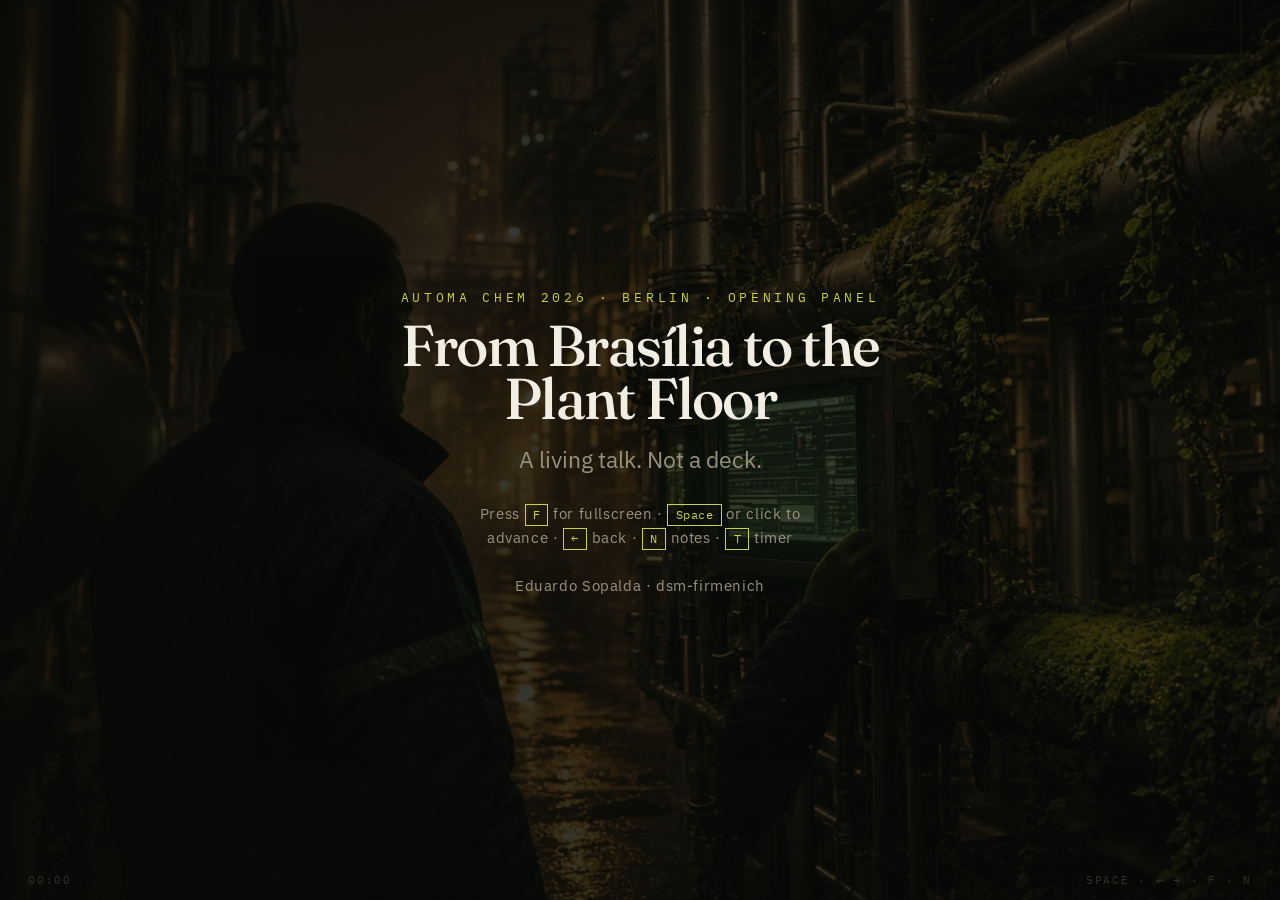
<file: archive/html-deck/index.html>
<!DOCTYPE html>
<html lang="en">
<head>
  <meta charset="UTF-8" />
  <meta name="viewport" content="width=device-width, initial-scale=1" />
  <title>From Brasília to the Plant Floor — Eduardo Sopalda</title>
  <link rel="preconnect" href="https://fonts.googleapis.com" />
  <link rel="preconnect" href="https://fonts.gstatic.com" crossorigin />
  <link href="https://fonts.googleapis.com/css2?family=Fraunces:ital,opsz,wght@0,9..144,400;0,9..144,600;1,9..144,400;1,9..144,600&family=IBM+Plex+Sans:wght@400;500;600&family=IBM+Plex+Mono:wght@400;500&display=swap" rel="stylesheet" />
  <style>
    :root {
      --void: #090b08;
      --soil: #12150f;
      --surface: #1b1f18;
      --paper: #e7dfcf;
      --bone: #f3eee3;
      --ink: #0e110c;
      --muted: #9a917e;
      --brass: #8d7a52;
      --sap: #c6d24a;
      --moss: #6f8a32;
      --earth: #c45c32;
      --sky: #c9d6cf;
      --font-display: "Fraunces", "Times New Roman", serif;
      --font-ui: "IBM Plex Sans", system-ui, sans-serif;
      --font-mono: "IBM Plex Mono", ui-monospace, monospace;
    }
    * { box-sizing: border-box; }
    html, body {
      margin: 0; height: 100%; background: var(--void); color: var(--bone);
      font-family: var(--font-ui); overflow: hidden;
    }
    button { font-family: inherit; }
    .grain {
      pointer-events: none; position: fixed; inset: 0; z-index: 40; opacity: .18; mix-blend-mode: overlay;
      background-image: url("data:image/svg+xml,%3Csvg viewBox='0 0 200 200' xmlns='http://www.w3.org/2000/svg'%3E%3Cfilter id='n'%3E%3CfeTurbulence type='fractalNoise' baseFrequency='.85' numOctaves='4' stitchTiles='stitch'/%3E%3C/filter%3E%3Crect width='100%25' height='100%25' filter='url(%23n)'/%3E%3C/svg%3E");
    }
    #stage { position: relative; width: 100vw; height: 100vh; background: var(--void); }
    .scene {
      position: absolute; inset: 0; opacity: 0; visibility: hidden;
      transition: opacity .7s ease, visibility .7s;
      display: grid; place-items: stretch;
    }
    .scene.on { opacity: 1; visibility: visible; }
    .bg {
      position: absolute; inset: 0; background-size: cover; background-position: center;
      transform: scale(1.06); filter: saturate(.92) contrast(1.05);
      transition: transform 8s ease-out;
    }
    .scene.on .bg { transform: scale(1); }
    .scrim {
      position: absolute; inset: 0;
      background:
        linear-gradient(90deg, rgba(9,11,8,.82) 0%, rgba(9,11,8,.55) 42%, rgba(9,11,8,.18) 100%),
        linear-gradient(180deg, rgba(9,11,8,.2) 0%, rgba(9,11,8,.55) 100%);
    }
    .scrim.center {
      background:
        linear-gradient(180deg, rgba(9,11,8,.25) 0%, rgba(9,11,8,.72) 70%, rgba(9,11,8,.88) 100%);
    }
    .scrim.dark { background: rgba(9,11,8,.72); }
    .scrim.paper {
      background:
        radial-gradient(ellipse at 50% 30%, rgba(231,223,207,.08), transparent 50%),
        var(--void);
    }
    .safe {
      position: relative; z-index: 2;
      width: min(1280px, calc(100% - 8vw));
      margin: 0 auto;
      height: 100%;
      display: flex; flex-direction: column; justify-content: flex-end;
      padding: 8vh 0 11vh;
    }
    .safe.middle { justify-content: center; }
    .eyebrow {
      font-family: var(--font-mono);
      letter-spacing: .28em; text-transform: uppercase;
      font-size: clamp(.68rem, 1.1vw, .82rem); color: var(--sap); margin: 0 0 .8rem;
    }
    h1, h2 {
      font-family: var(--font-display); font-weight: 500; letter-spacing: -.03em;
      margin: 0; line-height: .92;
    }
    h1 { font-size: clamp(3.2rem, 8.4vw, 7.4rem); max-width: 16ch; }
    h2 { font-size: clamp(2.4rem, 5.6vw, 5.2rem); max-width: 18ch; }
    .sub {
      margin: 1.2rem 0 0; font-size: clamp(1.05rem, 1.8vw, 1.45rem);
      color: var(--paper); max-width: 38ch; line-height: 1.35; font-weight: 400;
    }
    .italic { font-family: var(--font-display); font-style: italic; font-weight: 400; }
    .quote {
      font-family: var(--font-display); font-style: italic;
      font-size: clamp(1.4rem, 2.6vw, 2.15rem); line-height: 1.25;
      max-width: 22ch; color: var(--bone); margin-top: 1.4rem;
    }
    .meta { margin-top: 1.6rem; color: var(--muted); font-size: .95rem; letter-spacing: .04em; }
    .meta strong { color: var(--paper); font-weight: 500; }

    .split { display: grid; grid-template-columns: 1.15fr .85fr; gap: 4vw; align-items: end; height: 100%; }
    .pills { display: flex; flex-wrap: wrap; gap: .55rem; margin-top: 1.6rem; max-width: 46rem; }
    .pill {
      border: 1px solid rgba(198,210,74,.35); color: var(--paper);
      padding: .55rem .85rem; font-size: clamp(.8rem, 1.2vw, 1rem);
      background: rgba(18,21,15,.45); backdrop-filter: blur(6px);
    }
    .pill.ghost { border-color: rgba(243,238,227,.18); color: var(--muted); }

    .two-col {
      display: grid; grid-template-columns: 1fr 1fr; gap: 3vw; width: 100%;
    }
    .col h3 {
      font-family: var(--font-mono); letter-spacing: .22em; text-transform: uppercase;
      font-size: .72rem; color: var(--sap); margin: 0 0 1rem;
    }
    .stack { display: flex; flex-direction: column; gap: .55rem; }
    .row-item {
      font-size: clamp(1.15rem, 2vw, 1.7rem); color: var(--bone);
      border-bottom: 1px solid rgba(243,238,227,.12); padding: .35rem 0;
      font-family: var(--font-display);
    }

    .carbon-num {
      font-family: var(--font-display); font-weight: 600;
      font-size: clamp(5rem, 16vw, 13rem); line-height: .8; letter-spacing: -.06em;
      color: var(--sap);
    }
    .carbon-num span { display: block; font-size: .18em; letter-spacing: .2em; color: var(--muted); font-family: var(--font-mono); font-weight: 400; margin-bottom: .4em; }

    .batch {
      display: flex; gap: 1.2vw; flex-wrap: wrap; margin-top: 1.4rem;
    }
    .batch b {
      font-family: var(--font-display); font-size: clamp(1.6rem, 3.4vw, 2.8rem); font-weight: 500;
      color: var(--bone);
    }
    .batch b.wrong { color: var(--muted); text-decoration: line-through; text-decoration-color: var(--earth); }

    .docs-stat {
      display: flex; gap: 4vw; align-items: baseline; flex-wrap: wrap;
    }
    .stat big {
      font-family: var(--font-display); font-size: clamp(3.4rem, 8vw, 6.5rem); line-height: .85; display: block;
    }
    .stat em { font-style: normal; color: var(--muted); font-size: clamp(.85rem, 1.3vw, 1.05rem); letter-spacing: .08em; text-transform: uppercase; font-family: var(--font-mono); }

    .principle {
      font-size: clamp(2.1rem, 5vw, 4.4rem); max-width: 16ch; line-height: .95;
    }
    .principle em { font-style: italic; color: var(--sap); }

    .road-words {
      display: flex; flex-direction: column; gap: .15rem; margin-top: 1.2rem;
    }
    .road-words span {
      font-family: var(--font-mono); letter-spacing: .28em; text-transform: uppercase;
      font-size: clamp(.7rem, 1.3vw, .95rem); color: var(--sap);
      opacity: .35;
    }
    .scene.on .road-words span { animation: rise .8s ease forwards; }
    .road-words span:nth-child(1) { animation-delay: .1s; }
    .road-words span:nth-child(2) { animation-delay: .2s; }
    .road-words span:nth-child(3) { animation-delay: .3s; }
    .road-words span:nth-child(4) { animation-delay: .4s; }
    .road-words span:nth-child(5) { animation-delay: .5s; }
    @keyframes rise { to { opacity: 1; } }

    #hud {
      position: fixed; left: 0; right: 0; bottom: 0; z-index: 50;
      display: grid; grid-template-columns: 1fr auto 1fr; align-items: end;
      padding: 0 2.2vw 1.4vh; pointer-events: none; color: var(--muted);
      font-family: var(--font-mono); font-size: .68rem; letter-spacing: .16em; text-transform: uppercase;
    }
    #hud b { color: var(--paper); font-weight: 500; }
    #progress {
      position: absolute; left: 0; bottom: 0; height: 3px; width: 0%;
      background: linear-gradient(90deg, var(--moss), var(--sap));
      box-shadow: 0 0 16px rgba(198,210,74,.45);
      transition: width .45s ease;
    }
    .vine {
      position: absolute; left: 0; right: 0; bottom: 3px; height: 18px; overflow: hidden; opacity: .55;
    }
    .help { text-align: right; }
    #notes {
      position: fixed; right: 1.4vw; top: 1.4vw; width: min(340px, 30vw);
      background: rgba(18,21,15,.88); border: 1px solid rgba(198,210,74,.25);
      color: var(--paper); padding: 1rem 1.1rem; z-index: 60;
      font-size: .82rem; line-height: 1.4; display: none;
      backdrop-filter: blur(10px);
    }
    #notes.on { display: block; }
    #notes h4 { margin: 0 0 .4rem; font-family: var(--font-mono); font-size: .68rem; letter-spacing: .18em; text-transform: uppercase; color: var(--sap); }
    #timer { font-variant-numeric: tabular-nums; }
    #boot {
      position: fixed; inset: 0; z-index: 80;
      background: rgba(9,11,8,.72);
      display: grid; place-items: center; text-align: center; padding: 6vw;
    }
    #boot.hide { opacity: 0; visibility: hidden; transition: opacity .6s ease, visibility .6s; }
    #boot .mark {
      width: min(280px, 50vw); height: auto; margin: 0 auto 2rem; opacity: .95;
    }
    #boot kbd {
      border: 1px solid var(--sap); color: var(--sap); padding: .15rem .45rem;
      font-family: var(--font-mono); font-size: .8em;
    }
    canvas#dust { position: fixed; inset: 0; z-index: 30; pointer-events: none; }

    /* Living Brasília: sketch → official plan → city */
    #world {
      position: fixed; inset: 0; z-index: 0; pointer-events: none;
      background: #d8cbb3;
    }
    #world .ly {
      position: absolute; inset: 0;
      background-repeat: no-repeat;
      opacity: 0;
      transform: scale(1.04);
      transition: opacity 1.6s ease, transform 8s ease, filter 1.8s ease;
    }
    #world .paper {
      background:
        radial-gradient(ellipse at 50% 40%, #efe4cf 0%, #d7c7a8 55%, #c4b394 100%);
      opacity: 1;
    }
    #world .sketch {
      background-image: url("assets/plan-sketch.jpg");
      background-size: contain;
      background-position: 62% 46%;
      mix-blend-mode: multiply;
      filter: contrast(1.15) saturate(.6);
    }
    #world .blueprint {
      background-image: url("assets/plan-historic.jpg");
      background-size: contain;
      background-position: 58% 48%;
      mix-blend-mode: multiply;
      filter: contrast(1.05) sepia(.15);
    }
    #world .aerial {
      background-image: url("assets/aerial.jpg");
      background-size: cover;
      background-position: center 45%;
      mix-blend-mode: normal;
    }
    #world .street {
      background-image: url("assets/street.jpg");
      background-size: cover;
      background-position: center 70%;
    }
    #world .plant {
      background-image: url("assets/plant.jpg");
      background-size: cover;
      background-position: center;
    }
    #world .carbon {
      background-image: url("assets/carbon.jpg");
      background-size: cover;
    }
    #world .docs {
      background-image: url("assets/docs.jpg");
      background-size: cover;
    }
    #world .city {
      background-image: url("assets/city.jpg");
      background-size: cover;
      background-position: center 40%;
    }
    #world .organism {
      background-image: url("assets/drawing.jpg");
      background-size: contain;
      background-position: 70% 20%;
      mix-blend-mode: multiply;
    }
    #world svg.ink {
      width: 100%; height: 100%; opacity: 0;
      transform: none;
    }
    #world svg.ink path {
      fill: none;
      stroke: #1a1712;
      stroke-width: 1.15;
      stroke-linecap: round;
      stroke-linejoin: round;
      stroke-dasharray: 1;
      stroke-dashoffset: 1;
      transition: stroke-dashoffset 2.8s ease, stroke 1s ease, opacity 1s ease;
    }
    #world svg.ink path.axis { stroke-width: 1.8; }
    #world svg.ink path.sap {
      stroke: #6f8a32;
      stroke-width: 1.4;
      opacity: 0;
    }
    #world .veil {
      background:
        linear-gradient(90deg, rgba(9,11,8,.78) 0%, rgba(9,11,8,.42) 46%, rgba(9,11,8,.18) 100%),
        linear-gradient(180deg, rgba(9,11,8,.12) 0%, rgba(9,11,8,.55) 100%);
      opacity: .55;
      mix-blend-mode: multiply;
    }

    /* age states — the drawing grows up */
    #world.age-paper .paper { opacity: 1; }

    #world.age-ink .paper { opacity: 1; }
    #world.age-ink .sketch { opacity: .95; transform: scale(1); }
    #world.age-ink svg.ink { opacity: .55; }
    #world.age-ink svg.ink path { stroke-dashoffset: 0; }

    #world.age-plan .paper { opacity: 1; }
    #world.age-plan .sketch { opacity: .25; transform: scale(1); }
    #world.age-plan .blueprint { opacity: .95; transform: scale(1); }
    #world.age-plan svg.ink { opacity: .35; }
    #world.age-plan svg.ink path { stroke-dashoffset: 0; }

    #world.age-city .paper { opacity: 0; }
    #world.age-city .sketch { opacity: 0; }
    #world.age-city .blueprint { opacity: .22; mix-blend-mode: overlay; transform: scale(1.08); }
    #world.age-city .aerial { opacity: 1; transform: scale(1); }
    #world.age-city svg.ink { opacity: .18; }
    #world.age-city svg.ink path { stroke: #c6d24a; stroke-dashoffset: 0; }
    #world.age-city .veil { opacity: .7; mix-blend-mode: normal; background:
      linear-gradient(90deg, rgba(9,11,8,.72) 0%, rgba(9,11,8,.4) 50%, rgba(9,11,8,.2) 100%); }

    #world.age-ground .paper { opacity: 0; }
    #world.age-ground .aerial { opacity: .15; }
    #world.age-ground .street { opacity: 1; transform: scale(1); }
    #world.age-ground .veil { opacity: .75; mix-blend-mode: normal; background:
      linear-gradient(180deg, rgba(9,11,8,.2), rgba(9,11,8,.72) 80%); }

    #world.age-plant .plant { opacity: 1; transform: scale(1); }
    #world.age-plant .blueprint { opacity: .12; mix-blend-mode: overlay; }
    #world.age-plant svg.ink { opacity: .12; }
    #world.age-plant svg.ink path.sap { opacity: .8; stroke-dashoffset: 0; }
    #world.age-plant .veil { opacity: .7; mix-blend-mode: normal; background:
      linear-gradient(90deg, rgba(9,11,8,.78) 0%, rgba(9,11,8,.35) 60%, rgba(9,11,8,.2) 100%); }

    #world.age-carbon .carbon { opacity: 1; transform: scale(1); }
    #world.age-carbon .blueprint { opacity: .1; mix-blend-mode: screen; }
    #world.age-carbon .veil { opacity: .55; mix-blend-mode: normal; }

    #world.age-docs .docs { opacity: 1; transform: scale(1); }
    #world.age-docs .veil { opacity: .6; mix-blend-mode: normal; }

    #world.age-road .city { opacity: 1; transform: scale(1); }
    #world.age-road svg.ink { opacity: .15; }
    #world.age-road svg.ink path { stroke: #c6d24a; stroke-dashoffset: 0; }
    #world.age-road .veil { opacity: .65; mix-blend-mode: normal; }

    #world.age-void .paper { opacity: 0; }
    #world.age-void .blueprint { opacity: .08; mix-blend-mode: soft-light; }
    #world.age-void svg.ink { opacity: .22; }
    #world.age-void svg.ink path { stroke: #c6d24a; stroke-dashoffset: 0; }
    #world.age-void .veil { opacity: .82; mix-blend-mode: normal; background: rgba(9,11,8,.82); }

    #world.age-return .paper { opacity: 0; }
    #world.age-return .aerial { opacity: 1; transform: scale(1); }
    #world.age-return .blueprint { opacity: .35; mix-blend-mode: overlay; }
    #world.age-return svg.ink { opacity: .4; }
    #world.age-return svg.ink path { stroke: #e7dfcf; stroke-dashoffset: 0; }
    #world.age-return .veil { opacity: .68; mix-blend-mode: normal; }

    #world.age-close .paper { opacity: 1; }
    #world.age-close .organism { opacity: .9; transform: scale(1); }
    #world.age-close .sketch { opacity: .2; }
    #world.age-close svg.ink { opacity: .25; }
    #world.age-close svg.ink path { stroke-dashoffset: 0; }
    #world.age-close .veil { opacity: .55; mix-blend-mode: multiply; }

    #stage { z-index: 2; background: transparent; }
    .scene .bg { display: none; } /* world layer owns the image now */
    .scrim.paper { background: transparent; }
    .scrim { background: transparent; }
    .scrim.center { background: transparent; }

    .figure {
      position: absolute; right: 6vw; top: 10vh; height: 72vh; width: auto; max-width: 42vw;
      object-fit: contain; filter: drop-shadow(0 20px 40px rgba(0,0,0,.45));
      opacity: 0; transform: translateY(18px);
    }
    .scene.on .figure { opacity: 1; transform: none; transition: opacity 1.1s ease, transform 1.1s ease; }

    .wordbox {
      margin-top: 1.6rem; display: flex; gap: .6rem; pointer-events: auto;
    }
    .wordbox input {
      background: transparent; border: none; border-bottom: 1px solid var(--sap);
      color: var(--bone); font-family: var(--font-display); font-size: 1.6rem;
      padding: .3rem 0; min-width: 16ch; outline: none;
    }
    .wordbox button {
      background: var(--sap); color: var(--ink); border: 0; padding: .6rem 1rem;
      letter-spacing: .14em; text-transform: uppercase; font-size: .72rem; cursor: pointer;
    }
    #cloud { margin-top: 1rem; display: flex; flex-wrap: wrap; gap: .5rem .8rem; min-height: 2rem; }
    #cloud span {
      font-family: var(--font-display); font-style: italic; color: var(--sap);
      font-size: clamp(1.1rem, 2vw, 1.8rem);
    }

    @media (max-width: 900px) {
      .split, .two-col { grid-template-columns: 1fr; }
      .figure { position: relative; right: auto; top: auto; height: 36vh; max-width: 80vw; margin-bottom: 1rem; }
      .safe { padding: 6vh 0 12vh; }
      h1 { font-size: clamp(2.4rem, 12vw, 4rem); }
    }
    @media (prefers-reduced-motion: reduce) {
      *, *::before { animation: none !important; transition: none !important; }
      .bg { transform: none !important; }
    }
  </style>
</head>
<body>
  <div class="grain"></div>
  <canvas id="dust"></canvas>

  <div id="world" class="age-paper">
    <div class="ly paper"></div>
    <div class="ly sketch"></div>
    <div class="ly blueprint"></div>
    <div class="ly organism"></div>
    <div class="ly aerial"></div>
    <div class="ly street"></div>
    <div class="ly plant"></div>
    <div class="ly carbon"></div>
    <div class="ly docs"></div>
    <div class="ly city"></div>
    <svg class="ly ink" viewBox="0 0 1200 800" preserveAspectRatio="xMidYMid meet" aria-hidden="true">
      <!-- Lúcio Costa Pilot Plan — drawn, not decorated -->
      <path class="axis" pathLength="1" d="M600 96 L600 690" />
      <path pathLength="1" d="M600 118 L572 162 L628 162 Z" />
      <path pathLength="1" d="M585 200 H615 V455 H585 Z" />
      <path pathLength="1" d="M560 250 H640 V310 H560 Z" />
      <path pathLength="1" d="M600 455 L575 520 L625 520 Z" />
      <path pathLength="1" d="M600 520 V640" />
      <!-- wings / residential axes -->
      <path pathLength="1" d="M600 310
        C 470 300, 330 270, 210 250
        C 170 242, 145 268, 168 300
        C 250 430, 390 500, 560 520" />
      <path pathLength="1" d="M600 310
        C 730 300, 870 270, 990 250
        C 1030 242, 1055 268, 1032 300
        C 950 430, 810 500, 640 520" />
      <!-- superblock ticks on wings -->
      <path pathLength="1" d="M250 270 L268 318 M320 278 L336 328 M390 292 L404 344 M460 305 L472 352" />
      <path pathLength="1" d="M950 270 L932 318 M880 278 L864 328 M810 292 L796 344 M740 305 L728 352" />
      <!-- lake Paranoá -->
      <path pathLength="1" d="M160 430
        C 80 520, 90 640, 250 700
        C 420 760, 780 755, 980 690
        C 1120 640, 1140 520, 1040 430" />
      <!-- sketch cross, first mark Costa made -->
      <path pathLength="1" d="M560 70 H640 M600 40 V110" />
      <!-- sap / data vine that grows later -->
      <path class="sap" pathLength="1" d="M600 690 C 620 600, 580 520, 600 455 C 640 380, 520 300, 600 200" />
    </svg>
    <div class="ly veil"></div>
  </div>

  <div id="boot">
    <div>
      <p class="eyebrow">AUTOMA Chem 2026 · Berlin · Opening panel</p>
      <h2 style="font-size:clamp(2rem,6vw,3.6rem);max-width:14ch;margin:0 auto;">From Brasília to the Plant Floor</h2>
      <p class="sub" style="margin-inline:auto;color:var(--muted)">A living talk. Not a deck.</p>
      <p class="meta" style="max-width:42ch;margin-inline:auto;line-height:1.6">
        Press <kbd>F</kbd> for fullscreen · <kbd>Space</kbd> or click to advance · <kbd>←</kbd> back · <kbd>N</kbd> notes · <kbd>T</kbd> timer
      </p>
      <p class="meta">Eduardo Sopalda · dsm-firmenich</p>
    </div>
  </div>

  <div id="stage"></div>

  <aside id="notes"><h4>Speaker</h4><p id="noteText"></p></aside>

  <div id="hud">
    <div id="progress"></div>
    <div><span id="timer">00:00</span></div>
    <div style="text-align:center"><b id="label"></b></div>
    <div class="help">Space · ← → · F · N</div>
  </div>

  <script>
    const SCENES = [
      {
        id: "title",
        act: "0",
        age: "plant",
        label: "Hold",
        cue: "0:00  Hold. Do not read the title. Walk on. First spoken line is Act 01: I am an architect. Not as a metaphor.",
        html: `
          <div class="safe">
            <p class="eyebrow">AUTOMA Chem 2026 · Berlin · 26 October · Opening panel</p>
            <h1>From Brasília<br>to the Plant Floor</h1>
            <p class="sub italic">People, Data and AI in Sustainable Digital Transformation</p>
            <p class="quote">Everyone wants the shiny city on the hill. The road to get there is paved with data.</p>
            <p class="meta"><strong>Eduardo Sopalda</strong> · Global Data Governance Lead · dsm-firmenich</p>
          </div>`
      },
      {
        id: "architect",
        act: "1",
        age: "plant",
        label: "Act 01  The architect",
        cue: "0:05–1:10  ACT 01. Speak the approved text. Visual: plant floor, not a monument. Land on: I am not here to sell you a framework. I work inside a chemical company, like many of you.",
        html: `
          <div class="safe middle">
            <p class="eyebrow">Act 01 · The architect</p>
            <h1>I am an architect.<br><em class="italic" style="color:var(--sap)">Not as a metaphor.</em></h1>
            <p class="sub">I studied architecture. I drew buildings. Then I spent the last twenty years designing something else: data and AI governance for large organisations.</p>
            <p class="quote">We design from above, not for the person who has to live with it.</p>
          </div>`
      },
      {
        id: "drawing-person",
        act: "1",
        age: "plant",
        label: "Act 01  Ground level",
        cue: "Hold half a beat. Then: I am not here to sell you a framework this morning. What I want to explore is the distance between the beautiful plan and what actually happens at ground level.",
        html: `
          <div class="safe">
            <p class="eyebrow">Act 01</p>
            <h2>I am not here to sell you a framework this morning.</h2>
            <p class="sub">I work inside a chemical company, like many of you, and I have got plenty of these things wrong myself.</p>
            <p class="quote">The distance between the beautiful plan and what actually happens at ground level.</p>
          </div>`
      },
      {
        id: "helicopter",
        act: "2",
        age: "ink",
        label: "Act 02  Brasília",
        cue: "1:10–2:20  ACT 02 is the artefact only. Lúcio Costa. Niemeyer. Jan Gehl: the Brasília Syndrome. Click once when you go from the drawing to the air.",
        html: `
          <div class="safe">
            <p class="eyebrow">Act 02 · Brasília</p>
            <h2>Let me take you to Brasília.</h2>
            <p class="sub">Plans drawn by people looking down from above, then dropped onto the ground. Jan Gehl called it the Brasília Syndrome.</p>
          </div>`
      },
      {
        id: "aerial",
        act: "2",
        age: "city",
        label: "Act 02  From the air",
        cue: "A city can make perfect sense from a helicopter and feel completely different when you walk through it. A plan can be beautiful and still fail to account for the experience of the person standing inside it.",
        html: `
          <div class="safe">
            <p class="eyebrow">Act 02 · From the air</p>
            <h2>Beautiful from above.</h2>
            <p class="sub">A city can make perfect sense from a helicopter and feel completely different when you walk through it.</p>
          </div>`
      },
      {
        id: "street",
        act: "2",
        age: "ground",
        label: "Act 02  Street level",
        cue: "The detail to sit with: many of the people who built Brasília could not afford to live in it. The city was finished. It just was not designed around the people who had to live and work in it. Then leave Brasília.",
        html: `
          <div class="safe">
            <p class="eyebrow">Act 02 · Street level</p>
            <h2>The city was finished.</h2>
            <p class="quote">It just was not designed around the people who had to live and work in it.</p>
          </div>`
      },
      {
        id: "ground",
        act: "3",
        age: "plant",
        label: "Act 03  The plant",
        cue: "2:20–3:20  ACT 03. Policies, controls, committees, a beautiful RACI. Seen from the auditor, the regulator, the steering committee: complete. Then the framework reaches the plant. Slow down.",
        html: `
          <div class="safe">
            <p class="eyebrow">Act 03 · When the drawing meets the ground</p>
            <h2>Seen from above,<br>everything looks complete.</h2>
            <p class="sub">Then the framework reaches the plant.</p>
          </div>`
      },
      {
        id: "plaza",
        act: "3",
        age: "void",
        label: "Act 03  The plaza",
        cue: "I have been the person with the beautiful drawing. They were not being difficult. I had built them a plaza nobody wanted to stand in. I became interested in whether people actually used it.",
        html: `
          <div class="safe middle">
            <p class="eyebrow">Act 03</p>
            <h2>I had built them a plaza<br>nobody wanted to stand in.</h2>
            <p class="sub">So I stopped being interested only in whether a framework was complete. I became much more interested in whether people actually used it.</p>
          </div>`
      },
      {
        id: "sustain",
        act: "4",
        age: "void",
        label: "Act 04  Sustainability",
        cue: "3:20–4:20  ACT 04. Approved text only. People, Planet and Progress. Ambition has to become evidence. Reporting is not only producing a number. Who will stand behind it?",
        html: `
          <div class="safe middle">
            <p class="eyebrow">Act 04 · Sustainability has the same problem</p>
            <h2>People. Planet. Progress.</h2>
            <p class="sub">The ambition may be global, but the data that makes that ambition measurable is created across businesses, processes, systems, suppliers and people.</p>
            <div class="two-col" style="margin-top:1.6rem">
              <div class="col">
                <h3>Designed from above</h3>
                <div class="stack">
                  <div class="row-item">Ambitions</div>
                  <div class="row-item">Targets</div>
                  <div class="row-item">Roadmaps</div>
                </div>
              </div>
              <div class="col">
                <h3>Has to become evidence</h3>
                <div class="stack">
                  <div class="row-item">Where did it come from?</div>
                  <div class="row-item">Who owns it?</div>
                  <div class="row-item">What definition sits behind it?</div>
                </div>
              </div>
            </div>
          </div>`
      },
      {
        id: "carbon",
        act: "5",
        age: "carbon",
        label: "Act 05  The carbon number",
        cue: "4:20–5:30  ACT 05. A carbon number looks like chemistry. It is not. It is a data product. The challenge is being able to explain the number. Last line, slow: You cannot report what you cannot trace.",
        html: `
          <div class="safe">
            <p class="eyebrow">Act 05 · The carbon number</p>
            <div class="carbon-num"><span>Looks like chemistry. It is not.</span>CO₂e</div>
            <p class="sub">Supplier declarations. Energy meters. Batch records. Transport data. Allocation rules. A collection of assumptions.</p>
            <p class="quote">You cannot report what you cannot trace.</p>
          </div>`
      },
      {
        id: "ai",
        act: "6",
        age: "void",
        label: "Act 06  Why not just AI",
        cue: "5:30–6:15  ACT 06 first half. Optimistic. We ask AI to solve problems that existed long before AI. Five people, the word batch, eight different things. An agent scales the ambiguity.",
        html: `
          <div class="safe middle">
            <p class="eyebrow">Act 06 · Then someone says</p>
            <h2>Why don’t we just use AI?</h2>
            <div class="batch">
              <b>batch</b>
              <b class="wrong">?</b>
              <b class="wrong">?</b>
              <b class="wrong">?</b>
              <b class="wrong">?</b>
              <b class="wrong">?</b>
              <b class="wrong">?</b>
              <b class="wrong">?</b>
            </div>
            <p class="sub">Five people in an organisation use the word batch to mean eight different things. Putting an AI agent on top of that ambiguity does not remove the problem. It can simply scale it up.</p>
          </div>`
      },
      {
        id: "docs",
        act: "6",
        age: "docs",
        label: "Act 06  Ten thousand documents",
        cue: "6:15–7:00  One agent project I saw. Around ten thousand in, roughly two thousand relevant. All of it embedded. Tokens and energy. Filtering before you embed is governance, cost and sustainability at the same time.",
        html: `
          <div class="safe">
            <p class="eyebrow">Act 06 · One agent project I saw</p>
            <div class="docs-stat">
              <div class="stat"><big>10 000</big><em>documents went in</em></div>
              <div class="stat"><big style="color:var(--sap)">2 000</big><em>actually relevant</em></div>
            </div>
            <p class="sub">Duplicates, superseded drafts, or the same deck sitting under four different filenames. All of it was embedded. All of it was consuming tokens and energy.</p>
          </div>`
      },
      {
        id: "road",
        act: "7",
        age: "road",
        label: "Act 07  The shiny city",
        cue: "7:00–7:50  ACT 07. Autonomous plant, perfect digital twin, real time sustainability intelligence, AI agents. We do not get there by teleportation. The road is paved with definitions, ownership, lineage, quality and context. Otherwise we have built another Brasília.",
        html: `
          <div class="safe">
            <p class="eyebrow">Act 07 · The road to the shiny city</p>
            <h2>We do not get there<br>by teleportation.</h2>
            <div class="road-words">
              <span>Definitions</span>
              <span>Ownership</span>
              <span>Lineage</span>
              <span>Quality</span>
              <span>Context</span>
            </div>
          </div>`
      },
      {
        id: "twin",
        act: "8",
        age: "plant",
        label: "Act 08  The night shift",
        cue: "7:50–8:40  ACT 08. Digital twin with affection, not sarcasm. The interesting question is whether anyone believes it. It becomes sustainable when the operator on the night shift trusts what it tells them.",
        html: `
          <div class="safe">
            <p class="eyebrow">Act 08 · Back at ground level</p>
            <h2>A digital twin is still a plan.</h2>
            <p class="quote">It only becomes sustainable, in both senses, when the operator on the night shift trusts what it tells them.</p>
          </div>`
      },
      {
        id: "agents",
        act: "8",
        age: "void",
        label: "Act 08  The principle",
        cue: "8:40  The line the panel will pick up. Say it. Stop. Do not explain it.",
        html: `
          <div class="safe middle">
            <p class="eyebrow">Act 08 · The principle</p>
            <h2 class="principle">Agents do not own risk.<br>They do not carry accountability.<br><em>Humans do. Always.</em></h2>
          </div>`
      },
      {
        id: "return",
        act: "9",
        age: "return",
        label: "Act 09  Back to Brasília",
        cue: "8:50–9:30  ACT 09. Analogy only. Still beautiful from the air. Still different at street level. Can we build this without losing the people who have to make it work? I think we can. It is worth doing.",
        html: `
          <div class="safe">
            <p class="eyebrow">Act 09 · Back to Brasília</p>
            <h2>Still beautiful from the air.</h2>
            <p class="sub">Still very different at street level. The real question is whether we can build the sustainable digital transformation we are describing without losing the people who have to make it work.</p>
          </div>`
      },
      {
        id: "question",
        act: "9",
        age: "void",
        label: "Act 09  The question",
        cue: "9:30–10:00  Close of Act 09. Ask the question. Ask it at lunch. Thank you.",
        html: `
          <div class="safe middle">
            <p class="eyebrow">Act 09 · Ask it at lunch</p>
            <h2>What is one word in your organisation that means something different depending on which floor you are standing on?</h2>
            <p class="sub">You may discover that the answer tells you more about your governance than another hundred pages of framework ever could.</p>
          </div>`
      },
      {
        id: "thanks",
        act: "9",
        age: "close",
        label: "Hold for panel",
        cue: "10:00  Leave this up. Sit down.",
        html: `
          <div class="safe">
            <p class="eyebrow">Thank you</p>
            <h1>Eduardo Sopalda</h1>
            <p class="sub">Global Data Governance Lead · dsm-firmenich</p>
            <p class="meta"><strong>eduardosopalda.com</strong></p>
          </div>`
      }
    ];

    const world = document.getElementById("world");
    const stage = document.getElementById("stage");
    SCENES.forEach((s, i) => {
      const el = document.createElement("section");
      el.className = "scene";
      el.dataset.i = i;
      el.innerHTML = s.html;
      stage.appendChild(el);
    });

    let i = 0, started = false, t0 = 0, ticking = false;
    const scenes = [...document.querySelectorAll(".scene")];
    const note = document.getElementById("noteText");
    const notes = document.getElementById("notes");
    const label = document.getElementById("label");
    const bar = document.getElementById("progress");
    const boot = document.getElementById("boot");
    const timerEl = document.getElementById("timer");

    function show(n) {
      i = Math.max(0, Math.min(SCENES.length - 1, n));
      scenes.forEach((el, k) => el.classList.toggle("on", k === i));
      note.textContent = SCENES[i].cue;
      const act = SCENES[i].act && SCENES[i].act !== "0" ? `Act ${SCENES[i].act}  ·  ` : "";
      label.textContent = `${act}${SCENES[i].label}`;
      bar.style.width = ((i) / (SCENES.length - 1) * 100) + "%";
      location.hash = SCENES[i].id;
      const age = SCENES[i].age || "void";
      world.className = "age-" + age;
    }

    function start() {
      if (!started) {
        started = true;
        t0 = Date.now();
        ticking = true;
        boot.classList.add("hide");
      }
      show(i);
    }

    function next() { if (!started) { start(); return; } show(i + 1); }
    function prev() { if (!started) { start(); return; } show(i - 1); }

    document.addEventListener("click", (e) => {
      if (e.target.closest(".wordbox")) return;
      next();
    });
    document.addEventListener("keydown", (e) => {
      if (e.target.matches("input")) return;
      if (e.code === "Space" || e.key === "ArrowRight" || e.key === "PageDown") { e.preventDefault(); next(); }
      if (e.key === "ArrowLeft" || e.key === "PageUp" || e.key === "Backspace") { e.preventDefault(); prev(); }
      if (e.key === "Home") show(0);
      if (e.key === "End") show(SCENES.length - 1);
      if (e.key === "n" || e.key === "N") notes.classList.toggle("on");
      if (e.key === "f" || e.key === "F") {
        if (!document.fullscreenElement) document.documentElement.requestFullscreen().catch(()=>{});
        else document.exitFullscreen();
      }
      if (e.key === "t" || e.key === "T") ticking = !ticking;
      if (e.key === "Escape" && started) { /* keep going */ }
    });

    function replayInk() {
      world.querySelectorAll("svg.ink path").forEach((p) => {
        p.style.transition = "none";
        p.style.strokeDashoffset = "1";
        void p.getBoundingClientRect();
        p.style.transition = "";
        p.style.strokeDashoffset = "0";
      });
    }
    setTimeout(() => {
      if (!started) {
        world.className = "age-plant";
      }
    }, 500);

    const hash = location.hash.replace("#","");
    const fromHash = SCENES.findIndex(s => s.id === hash);
    if (fromHash >= 0) i = fromHash;

    setInterval(() => {
      if (!started || !ticking) return;
      const s = Math.floor((Date.now() - t0) / 1000);
      timerEl.textContent = String(Math.floor(s/60)).padStart(2,"0") + ":" + String(s%60).padStart(2,"0");
    }, 250);

    const cloud = document.getElementById("cloud");
    document.getElementById("dropWord")?.addEventListener("click", drop);
    document.getElementById("theWord")?.addEventListener("keydown", (e) => { if (e.key === "Enter") drop(); });
    function drop() {
      const input = document.getElementById("theWord");
      const v = (input.value || "").trim();
      if (!v) return;
      const span = document.createElement("span");
      span.textContent = v;
      cloud.appendChild(span);
      input.value = "";
    }

    const c = document.getElementById("dust");
    const ctx = c.getContext("2d");
    const bits = Array.from({length: 48}, () => ({
      x: Math.random(), y: Math.random(), r: Math.random()*1.6+.3,
      s: Math.random()*0.00035 + 0.00008, a: Math.random()*0.35 + 0.08
    }));
    function size() { c.width = innerWidth; c.height = innerHeight; }
    size(); addEventListener("resize", size);
    (function tick(){
      ctx.clearRect(0,0,c.width,c.height);
      bits.forEach(p => {
        p.y -= p.s; if (p.y < 0) p.y = 1;
        ctx.fillStyle = `rgba(198,210,74,${p.a})`;
        ctx.beginPath(); ctx.arc(p.x*c.width, p.y*c.height, p.r, 0, Math.PI*2); ctx.fill();
      });
      requestAnimationFrame(tick);
    })();
  </script>
</body>
</html>
</file>
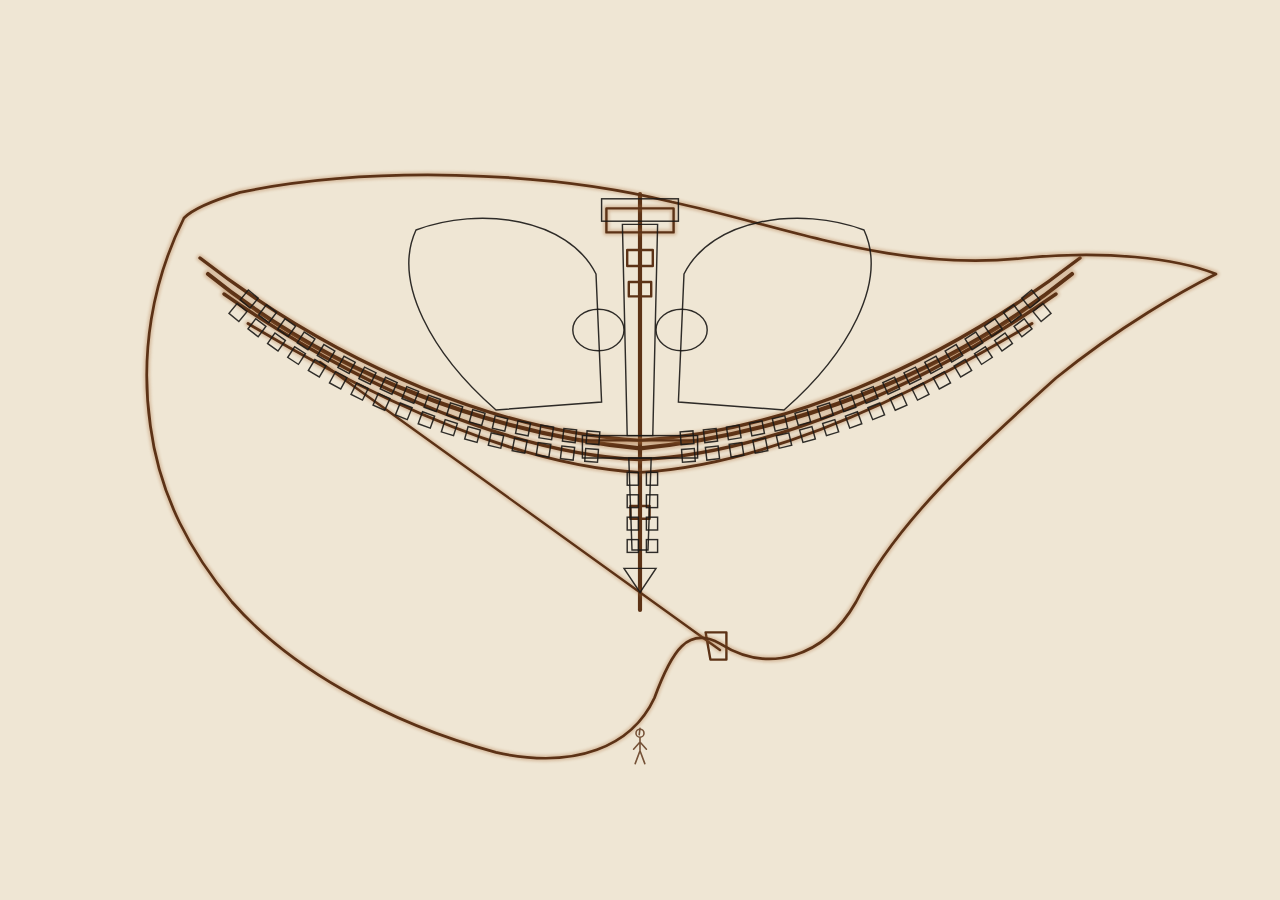
<file: archive/generated/costa-trace.html>
<!DOCTYPE html>
<html lang="en">
<head>
  <meta charset="utf-8" />
  <meta name="viewport" content="width=device-width, initial-scale=1" />
  <title>Costa — idea, then the plan</title>
  <style>
    :root {
      --paper: #efe6d4;
      --bronze: #5c3216;
      --ember: #a86a38;
      --plan: #1a1816;
    }
    * { box-sizing: border-box; margin: 0; }
    html, body { height: 100%; background: var(--paper); }
    body { display: grid; place-items: center; min-height: 100dvh; }
    .stage {
      width: min(100vw, 1600px);
      height: min(100dvh, 900px);
      background: var(--paper);
    }
    svg { width: 100%; height: 100%; display: block; }
    .ink, .halo {
      fill: none; stroke-linecap: round; stroke-linejoin: round;
      stroke-dasharray: 1; stroke-dashoffset: 1;
    }
    .ink { stroke: var(--bronze); }
    .halo { stroke: var(--ember); opacity: 0.32; filter: url(#ember); }
    .play .ink, .play .halo {
      animation-name: trace;
      animation-timing-function: cubic-bezier(0.22, 0, 0.18, 1);
      animation-fill-mode: forwards;
    }
    .play .axis-h { animation-duration: 3.4s; animation-delay: 1.6s; }
    .play .axis-v { animation-duration: 3.2s; animation-delay: 5.6s; }
    .play .bow-1  { animation-duration: 4.6s; animation-delay: 9.6s; }
    .play .bow-2  { animation-duration: 4.4s; animation-delay: 10.3s; }
    .play .bow-3  { animation-duration: 4.2s; animation-delay: 11.0s; }
    .play .marks  { animation-duration: 3.4s; animation-delay: 15.8s; }
    .play .diag   { animation-duration: 3.0s; animation-delay: 18.6s; }
    .play .land   { animation-duration: 6.4s; animation-delay: 20.2s; }
    .block {
      fill: none; stroke: var(--plan); stroke-width: 1.8; opacity: 0;
    }
    .play .b1 { animation: shy 2.0s ease forwards; animation-delay: 28.6s; }
    .play .b2 { animation: shy 1.8s ease forwards; animation-delay: 29.7s; }
    .play .b3 { animation: shy 1.4s ease forwards; animation-delay: 30.6s; }
    .play .b4 { animation: shy 1.4s ease forwards; animation-delay: 30.9s; }
    .play .c-plat { animation: arrive 1.2s ease forwards; animation-delay: 31.2s; }
    .play .c-mall { animation: arrive 1.2s ease forwards; animation-delay: 31.5s; }
    .play .c-head { animation: arrive 1.1s ease forwards; animation-delay: 31.8s; }
    .play .c-park { animation: arrive 1.3s ease forwards; animation-delay: 32.2s; }
    .play .c-oval { animation: arrive 1.1s ease forwards; animation-delay: 32.6s; }
    .play .w0 { animation: arrive 0.75s ease forwards; animation-delay: 32.12s; }
    .play .w1 { animation: arrive 0.75s ease forwards; animation-delay: 32.25s; }
    .play .w2 { animation: arrive 0.74s ease forwards; animation-delay: 32.37s; }
    .play .w3 { animation: arrive 0.74s ease forwards; animation-delay: 32.49s; }
    .play .w4 { animation: arrive 0.73s ease forwards; animation-delay: 32.61s; }
    .play .w5 { animation: arrive 0.73s ease forwards; animation-delay: 32.73s; }
    .play .w6 { animation: arrive 0.73s ease forwards; animation-delay: 32.84s; }
    .play .w7 { animation: arrive 0.72s ease forwards; animation-delay: 32.96s; }
    .play .w8 { animation: arrive 0.72s ease forwards; animation-delay: 33.07s; }
    .play .w9 { animation: arrive 0.71s ease forwards; animation-delay: 33.18s; }
    .play .w10 { animation: arrive 0.71s ease forwards; animation-delay: 33.29s; }
    .play .w11 { animation: arrive 0.71s ease forwards; animation-delay: 33.40s; }
    .play .w12 { animation: arrive 0.70s ease forwards; animation-delay: 33.50s; }
    .play .w13 { animation: arrive 0.70s ease forwards; animation-delay: 33.61s; }
    .play .w14 { animation: arrive 0.69s ease forwards; animation-delay: 33.71s; }
    .play .w15 { animation: arrive 0.69s ease forwards; animation-delay: 33.81s; }
    .play .w16 { animation: arrive 0.69s ease forwards; animation-delay: 33.91s; }
    .play .w17 { animation: arrive 0.68s ease forwards; animation-delay: 34.01s; }
    .play .w18 { animation: arrive 0.68s ease forwards; animation-delay: 34.10s; }
    .play .w19 { animation: arrive 0.67s ease forwards; animation-delay: 34.20s; }
    .play .w20 { animation: arrive 0.67s ease forwards; animation-delay: 34.29s; }
    .play .w21 { animation: arrive 0.67s ease forwards; animation-delay: 34.38s; }
    .play .w22 { animation: arrive 0.66s ease forwards; animation-delay: 34.47s; }
    .play .w23 { animation: arrive 0.66s ease forwards; animation-delay: 34.56s; }
    .play .w24 { animation: arrive 0.65s ease forwards; animation-delay: 34.65s; }
    .play .w25 { animation: arrive 0.65s ease forwards; animation-delay: 34.73s; }
    .play .w26 { animation: arrive 0.65s ease forwards; animation-delay: 34.82s; }
    .play .w27 { animation: arrive 0.64s ease forwards; animation-delay: 34.90s; }
    .play .w28 { animation: arrive 0.64s ease forwards; animation-delay: 34.98s; }
    .play .w29 { animation: arrive 0.63s ease forwards; animation-delay: 35.06s; }
    .play .w30 { animation: arrive 0.63s ease forwards; animation-delay: 35.14s; }
    .play .w31 { animation: arrive 0.63s ease forwards; animation-delay: 35.21s; }
    .play .w32 { animation: arrive 0.62s ease forwards; animation-delay: 35.29s; }
    .play .w33 { animation: arrive 0.62s ease forwards; animation-delay: 35.36s; }
    .play .w34 { animation: arrive 0.62s ease forwards; animation-delay: 35.43s; }
    .play .w35 { animation: arrive 0.61s ease forwards; animation-delay: 35.50s; }
    .play .w36 { animation: arrive 0.61s ease forwards; animation-delay: 35.57s; }
    .play .w37 { animation: arrive 0.60s ease forwards; animation-delay: 35.63s; }
    .play .w38 { animation: arrive 0.60s ease forwards; animation-delay: 35.70s; }
    .play .w39 { animation: arrive 0.60s ease forwards; animation-delay: 35.76s; }
    .play .w40 { animation: arrive 0.59s ease forwards; animation-delay: 35.82s; }
    .play .w41 { animation: arrive 0.59s ease forwards; animation-delay: 35.88s; }
    .play .w42 { animation: arrive 0.58s ease forwards; animation-delay: 35.94s; }
    .play .w43 { animation: arrive 0.58s ease forwards; animation-delay: 36.00s; }
    .play .w44 { animation: arrive 0.58s ease forwards; animation-delay: 36.05s; }
    .play .w45 { animation: arrive 0.57s ease forwards; animation-delay: 36.11s; }
    .play .w46 { animation: arrive 0.57s ease forwards; animation-delay: 36.16s; }
    .play .w47 { animation: arrive 0.56s ease forwards; animation-delay: 36.21s; }
    .play .w48 { animation: arrive 0.56s ease forwards; animation-delay: 36.26s; }
    .play .w49 { animation: arrive 0.56s ease forwards; animation-delay: 36.31s; }
    .play .w50 { animation: arrive 0.55s ease forwards; animation-delay: 36.35s; }
    .play .w51 { animation: arrive 0.55s ease forwards; animation-delay: 36.40s; }
    .play .w52 { animation: arrive 0.54s ease forwards; animation-delay: 36.44s; }
    .play .w53 { animation: arrive 0.54s ease forwards; animation-delay: 36.48s; }
    .play .w54 { animation: arrive 0.54s ease forwards; animation-delay: 36.52s; }
    .play .w55 { animation: arrive 0.53s ease forwards; animation-delay: 36.56s; }
    .play .w56 { animation: arrive 0.53s ease forwards; animation-delay: 36.59s; }
    .play .w57 { animation: arrive 0.52s ease forwards; animation-delay: 36.63s; }
    .play .w58 { animation: arrive 0.52s ease forwards; animation-delay: 36.66s; }
    .play .w59 { animation: arrive 0.52s ease forwards; animation-delay: 36.69s; }
    .play .w60 { animation: arrive 0.51s ease forwards; animation-delay: 36.72s; }
    .play .w61 { animation: arrive 0.51s ease forwards; animation-delay: 36.75s; }
    .play .w62 { animation: arrive 0.50s ease forwards; animation-delay: 36.77s; }
    .play .w63 { animation: arrive 0.50s ease forwards; animation-delay: 36.80s; }
    .play .ax00 { animation: arrive 0.35s ease forwards; animation-delay: 36.90s; }
    .play .ax01 { animation: arrive 0.35s ease forwards; animation-delay: 36.93s; }
    .play .ax10 { animation: arrive 0.35s ease forwards; animation-delay: 36.97s; }
    .play .ax11 { animation: arrive 0.35s ease forwards; animation-delay: 37.00s; }
    .play .ax20 { animation: arrive 0.35s ease forwards; animation-delay: 37.04s; }
    .play .ax21 { animation: arrive 0.35s ease forwards; animation-delay: 37.07s; }
    .play .ax30 { animation: arrive 0.35s ease forwards; animation-delay: 37.11s; }
    .play .ax31 { animation: arrive 0.35s ease forwards; animation-delay: 37.14s; }
    .play .tri { animation: arrive 0.5s ease forwards; animation-delay: 37.18s; }
    .figure {
      fill: none; stroke: var(--bronze); stroke-width: 2;
      stroke-linecap: round; stroke-linejoin: round; opacity: 0;
    }
    .play .figure { animation: figure 2.2s ease forwards; animation-delay: 38.18s; }
    @keyframes trace { to { stroke-dashoffset: 0; } }
    @keyframes shy {
      0% { opacity: 0; } 50% { opacity: 0.4; } 100% { opacity: 0.88; }
    }
    @keyframes arrive { from { opacity: 0; } to { opacity: 0.9; } }
    @keyframes figure { from { opacity: 0; } to { opacity: 0.82; } }
    @media (prefers-reduced-motion: reduce) {
      .ink, .halo { stroke-dashoffset: 0; animation: none !important; }
      .block, .figure { opacity: 0.85; animation: none !important; }
    }
  </style>
</head>
<body>
  <div class="stage">
    <svg viewBox="0 0 1600 900">
      <defs>
        <filter id="ember" x="-40%" y="-40%" width="180%" height="180%">
          <feGaussianBlur in="SourceGraphic" stdDeviation="2.1" />
        </filter>
      </defs>

      <path class="halo axis-h" pathLength="1" stroke-width="11"
            d="M 260 230 C 420 360, 620 430, 800 448 C 980 430, 1180 360, 1340 230" />
      <path class="ink axis-h" pathLength="1" stroke-width="5.2"
            d="M 260 230 C 420 360, 620 430, 800 448 C 980 430, 1180 360, 1340 230" />
      <path class="halo axis-v" pathLength="1" stroke-width="11" d="M 800 130 V 650" />
      <path class="ink axis-v" pathLength="1" stroke-width="5.2" d="M 800 130 V 650" />
      <path class="halo bow-1" pathLength="1" stroke-width="9"
            d="M 250 210 C 430 350, 630 428, 800 438 C 970 428, 1170 350, 1350 210" />
      <path class="ink bow-1" pathLength="1" stroke-width="4.2"
            d="M 250 210 C 430 350, 630 428, 800 438 C 970 428, 1170 350, 1350 210" />
      <path class="halo bow-2" pathLength="1" stroke-width="9"
            d="M 280 255 C 460 380, 650 455, 800 462 C 950 455, 1140 380, 1320 255" />
      <path class="ink bow-2" pathLength="1" stroke-width="4.2"
            d="M 280 255 C 460 380, 650 455, 800 462 C 950 455, 1140 380, 1320 255" />
      <path class="halo bow-3" pathLength="1" stroke-width="8"
            d="M 310 292 C 490 400, 660 470, 800 478 C 940 470, 1110 400, 1290 292" />
      <path class="ink bow-3" pathLength="1" stroke-width="3.6"
            d="M 310 292 C 490 400, 660 470, 800 478 C 940 470, 1110 400, 1290 292" />
      <path class="halo marks" pathLength="1" stroke-width="8"
            d="M 758 148 h 84 v 30 h -84 z M 728 438 h 144" />
      <path class="ink marks" pathLength="1" stroke-width="3"
            d="M 758 148 h 84 v 30 h -84 z M 728 438 h 144 M 784 200 h 32 v 20 h -32 z M 786 240 h 28 v 18 h -28 z M 788 520 h 24 v 16 h -24 z" />
      <path class="halo diag" pathLength="1" stroke-width="7" d="M 400 340 L 900 700" />
      <path class="ink diag" pathLength="1" stroke-width="3" d="M 400 340 L 900 700 M 882 678 h 26 v 34 h -20 z" />
      <path class="halo land" pathLength="1" stroke-width="8"
            d="M 230 160 C 190 240, 175 330, 188 420 C 200 510, 240 580, 290 640 C 360 720, 480 790, 620 828 C 720 850, 790 820, 818 760 C 840 700, 860 670, 900 692 C 960 730, 1030 710, 1070 640 C 1120 540, 1220 450, 1320 360 C 1400 295, 1480 250, 1520 230 C 1470 210, 1380 200, 1280 210 C 1120 228, 980 170, 840 140 C 680 100, 460 95, 300 128 C 260 140, 240 150, 230 160 Z" />
      <path class="ink land" pathLength="1" stroke-width="3.4"
            d="M 230 160 C 190 240, 175 330, 188 420 C 200 510, 240 580, 290 640 C 360 720, 480 790, 620 828 C 720 850, 790 820, 818 760 C 840 700, 860 670, 900 692 C 960 730, 1030 710, 1070 640 C 1120 540, 1220 450, 1320 360 C 1400 295, 1480 250, 1520 230 C 1470 210, 1380 200, 1280 210 C 1120 228, 980 170, 840 140 C 680 100, 460 95, 300 128 C 260 140, 240 150, 230 160 Z" />

            <rect class="block b1" x="1294.5" y="270.2" width="16" height="16" transform="rotate(140.4 1302.5 278.2)" />
      <rect class="block b2" x="289.5" y="270.2" width="16" height="16" transform="rotate(219.6 297.5 278.2)" />
      <rect class="block b3" x="852.5" y="448.7" width="16" height="16" transform="rotate(175.6 860.5 456.7)" />
      <rect class="block b4" x="731.5" y="448.7" width="16" height="16" transform="rotate(184.4 739.5 456.7)" />
      <rect class="block w0" x="1280.5" y="253.3" width="16" height="16" transform="rotate(140.4 1288.5 261.3)" />
      <rect class="block w1" x="733.2" y="426.7" width="16" height="16" transform="rotate(184.4 741.2 434.7)" />
      <rect class="block w2" x="850.8" y="426.7" width="16" height="16" transform="rotate(175.6 858.8 434.7)" />
      <rect class="block w3" x="303.5" y="253.3" width="16" height="16" transform="rotate(219.6 311.5 261.3)" />
      <rect class="block w4" x="882.6" y="445.8" width="16" height="16" transform="rotate(173.4 890.6 453.8)" />
      <rect class="block w5" x="1270.8" y="289.1" width="16" height="16" transform="rotate(142.6 1278.8 297.1)" />
      <rect class="block w6" x="701.4" y="445.8" width="16" height="16" transform="rotate(186.6 709.4 453.8)" />
      <rect class="block w7" x="313.2" y="289.1" width="16" height="16" transform="rotate(217.4 321.2 297.1)" />
      <rect class="block w8" x="1257.5" y="271.6" width="16" height="16" transform="rotate(142.6 1265.5 279.6)" />
      <rect class="block w9" x="703.9" y="423.9" width="16" height="16" transform="rotate(186.6 711.9 431.9)" />
      <rect class="block w10" x="880.1" y="423.9" width="16" height="16" transform="rotate(173.4 888.1 431.9)" />
      <rect class="block w11" x="326.5" y="271.6" width="16" height="16" transform="rotate(217.4 334.5 279.6)" />
      <rect class="block w12" x="671.4" y="441.7" width="16" height="16" transform="rotate(188.8 679.4 449.7)" />
      <rect class="block w13" x="912.6" y="441.7" width="16" height="16" transform="rotate(171.2 920.6 449.7)" />
      <rect class="block w14" x="337.6" y="307.0" width="16" height="16" transform="rotate(215.2 345.6 315.0)" />
      <rect class="block w15" x="1246.4" y="307.0" width="16" height="16" transform="rotate(144.8 1254.4 315.0)" />
      <rect class="block w16" x="674.8" y="420.0" width="16" height="16" transform="rotate(188.8 682.8 428.0)" />
      <rect class="block w17" x="1233.7" y="289.0" width="16" height="16" transform="rotate(144.8 1241.7 297.0)" />
      <rect class="block w18" x="350.3" y="289.0" width="16" height="16" transform="rotate(215.2 358.3 297.0)" />
      <rect class="block w19" x="909.2" y="420.0" width="16" height="16" transform="rotate(171.2 917.2 428.0)" />
      <rect class="block w20" x="641.6" y="436.5" width="16" height="16" transform="rotate(191.0 649.6 444.5)" />
      <rect class="block w21" x="1221.3" y="323.9" width="16" height="16" transform="rotate(147.0 1229.3 331.9)" />
      <rect class="block w22" x="362.7" y="323.9" width="16" height="16" transform="rotate(213.0 370.7 331.9)" />
      <rect class="block w23" x="942.4" y="436.5" width="16" height="16" transform="rotate(169.0 950.4 444.5)" />
      <rect class="block w24" x="1209.4" y="305.5" width="16" height="16" transform="rotate(147.0 1217.4 313.5)" />
      <rect class="block w25" x="374.6" y="305.5" width="16" height="16" transform="rotate(213.0 382.6 313.5)" />
      <rect class="block w26" x="645.8" y="414.9" width="16" height="16" transform="rotate(191.0 653.8 422.9)" />
      <rect class="block w27" x="938.2" y="414.9" width="16" height="16" transform="rotate(169.0 946.2 422.9)" />
      <rect class="block w28" x="1195.6" y="339.9" width="16" height="16" transform="rotate(149.2 1203.6 347.9)" />
      <rect class="block w29" x="388.4" y="339.9" width="16" height="16" transform="rotate(210.8 396.4 347.9)" />
      <rect class="block w30" x="612.0" y="430.2" width="16" height="16" transform="rotate(193.2 620.0 438.2)" />
      <rect class="block w31" x="972.0" y="430.2" width="16" height="16" transform="rotate(166.8 980.0 438.2)" />
      <rect class="block w32" x="1184.4" y="321.0" width="16" height="16" transform="rotate(149.2 1192.4 329.0)" />
      <rect class="block w33" x="399.6" y="321.0" width="16" height="16" transform="rotate(210.8 407.6 329.0)" />
      <rect class="block w34" x="617.0" y="408.8" width="16" height="16" transform="rotate(193.2 625.0 416.8)" />
      <rect class="block w35" x="967.0" y="408.8" width="16" height="16" transform="rotate(166.8 975.0 416.8)" />
      <rect class="block w36" x="1158.8" y="335.6" width="16" height="16" transform="rotate(151.4 1166.8 343.6)" />
      <rect class="block w37" x="588.5" y="401.5" width="16" height="16" transform="rotate(195.4 596.5 409.5)" />
      <rect class="block w38" x="425.2" y="335.6" width="16" height="16" transform="rotate(208.6 433.2 343.6)" />
      <rect class="block w39" x="995.5" y="401.5" width="16" height="16" transform="rotate(164.6 1003.5 409.5)" />
      <rect class="block w40" x="1169.3" y="354.9" width="16" height="16" transform="rotate(151.4 1177.3 362.9)" />
      <rect class="block w41" x="582.7" y="422.7" width="16" height="16" transform="rotate(195.4 590.7 430.7)" />
      <rect class="block w42" x="1001.3" y="422.7" width="16" height="16" transform="rotate(164.6 1009.3 430.7)" />
      <rect class="block w43" x="414.7" y="354.9" width="16" height="16" transform="rotate(208.6 422.7 362.9)" />
      <rect class="block w44" x="1132.7" y="349.1" width="16" height="16" transform="rotate(153.6 1140.7 357.1)" />
      <rect class="block w45" x="1023.7" y="393.2" width="16" height="16" transform="rotate(162.4 1031.7 401.2)" />
      <rect class="block w46" x="560.3" y="393.2" width="16" height="16" transform="rotate(197.6 568.3 401.2)" />
      <rect class="block w47" x="451.3" y="349.1" width="16" height="16" transform="rotate(206.4 459.3 357.1)" />
      <rect class="block w48" x="1030.3" y="414.1" width="16" height="16" transform="rotate(162.4 1038.3 422.1)" />
      <rect class="block w49" x="1142.5" y="368.9" width="16" height="16" transform="rotate(153.6 1150.5 376.9)" />
      <rect class="block w50" x="553.7" y="414.1" width="16" height="16" transform="rotate(197.6 561.7 422.1)" />
      <rect class="block w51" x="441.5" y="368.9" width="16" height="16" transform="rotate(206.4 449.5 376.9)" />
      <rect class="block w52" x="477.9" y="361.7" width="16" height="16" transform="rotate(204.2 485.9 369.7)" />
      <rect class="block w53" x="1051.6" y="383.7" width="16" height="16" transform="rotate(160.2 1059.6 391.7)" />
      <rect class="block w54" x="532.4" y="383.7" width="16" height="16" transform="rotate(199.8 540.4 391.7)" />
      <rect class="block w55" x="1106.1" y="361.7" width="16" height="16" transform="rotate(155.8 1114.1 369.7)" />
      <rect class="block w56" x="1059.0" y="404.4" width="16" height="16" transform="rotate(160.2 1067.0 412.4)" />
      <rect class="block w57" x="468.9" y="381.8" width="16" height="16" transform="rotate(204.2 476.9 389.8)" />
      <rect class="block w58" x="525.0" y="404.4" width="16" height="16" transform="rotate(199.8 533.0 412.4)" />
      <rect class="block w59" x="1115.1" y="381.8" width="16" height="16" transform="rotate(155.8 1123.1 389.8)" />
      <rect class="block w60" x="504.9" y="373.2" width="16" height="16" transform="rotate(202.0 512.9 381.2)" />
      <rect class="block w61" x="1079.1" y="373.2" width="16" height="16" transform="rotate(158.0 1087.1 381.2)" />
      <rect class="block w62" x="1087.3" y="393.6" width="16" height="16" transform="rotate(158.0 1095.3 401.6)" />
      <rect class="block w63" x="496.7" y="393.6" width="16" height="16" transform="rotate(202.0 504.7 401.6)" />

      <rect class="block c-plat" x="728" y="432" width="144" height="28" />
      <path class="block c-mall" d="M 778 168 L 822 168 L 816 432 L 784 432 Z" />
      <path class="block c-mall" d="M 786 460 L 814 460 L 810 575 L 790 575 Z" />
      <rect class="block c-head" x="752" y="136" width="96" height="28" />
      <path class="block c-park" d="M 520 175 C 600 145, 710 160, 745 230 L 752 390 L 620 400 C 540 330, 490 240, 520 175 Z" />
      <path class="block c-park" d="M 1080 175 C 1000 145, 890 160, 855 230 L 848 390 L 980 400 C 1060 330, 1110 240, 1080 175 Z" />
      <ellipse class="block c-oval" cx="748" cy="300" rx="32" ry="26" />
      <ellipse class="block c-oval" cx="852" cy="300" rx="32" ry="26" />
            <rect class="block ax00" x="784" y="478" width="14" height="16" />
      <rect class="block ax01" x="808" y="478" width="14" height="16" />
      <rect class="block ax10" x="784" y="506" width="14" height="16" />
      <rect class="block ax11" x="808" y="506" width="14" height="16" />
      <rect class="block ax20" x="784" y="534" width="14" height="16" />
      <rect class="block ax21" x="808" y="534" width="14" height="16" />
      <rect class="block ax30" x="784" y="562" width="14" height="16" />
      <rect class="block ax31" x="808" y="562" width="14" height="16" />
      <polygon class="block tri" points="800,628 780,598 820,598" />

      <g class="figure" transform="translate(800 830)">
        <circle cx="0" cy="-26" r="5" />
        <path d="M 0 -20 V -4 M 0 -15 L -8 -6 M 0 -15 L 8 -6 M 0 -4 L -6 12 M 0 -4 L 6 12 M -1 -24 L 0 -32" />
      </g>
    </svg>
  </div>
  <script>
    const stage = document.querySelector(".stage");
    function breathe() {
      stage.classList.remove("play");
      void stage.offsetWidth;
      stage.classList.add("play");
    }
    breathe();
    setInterval(breathe, 46179);
  </script>
</body>
</html>
</file>
